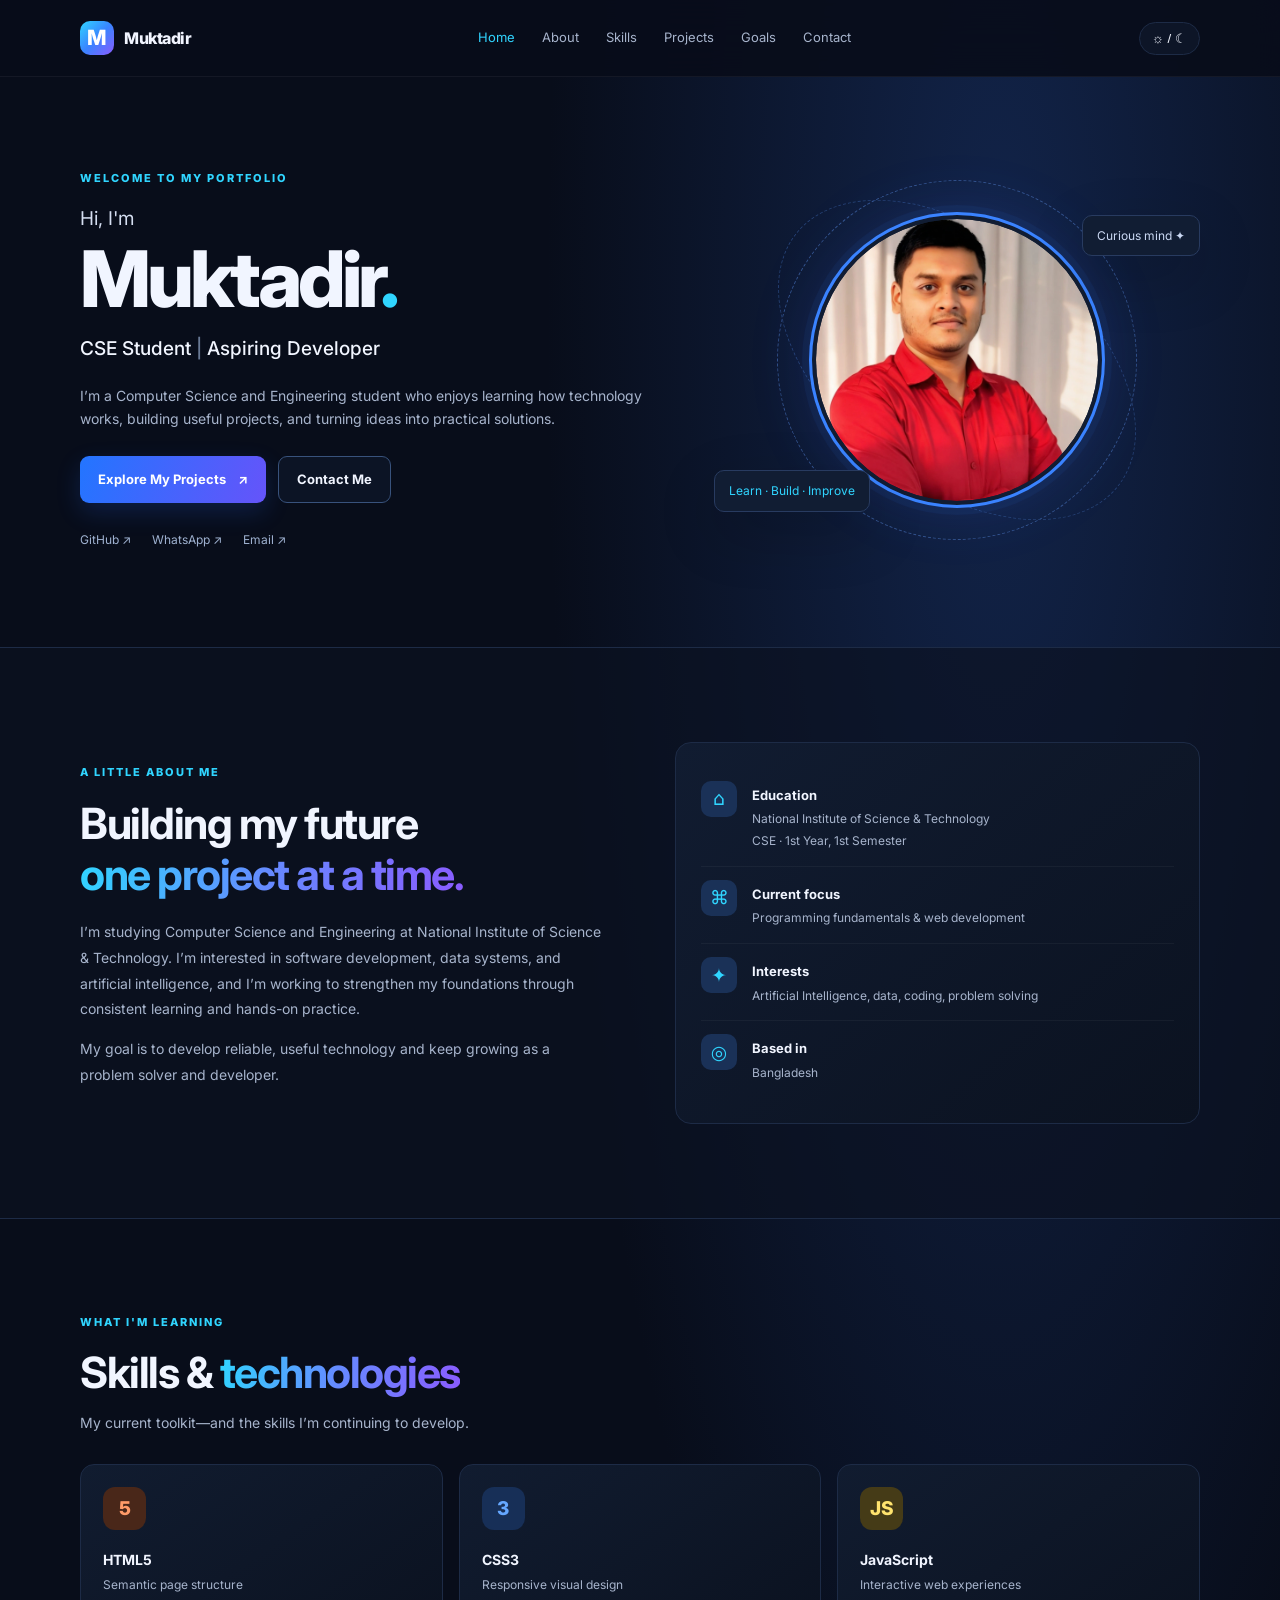
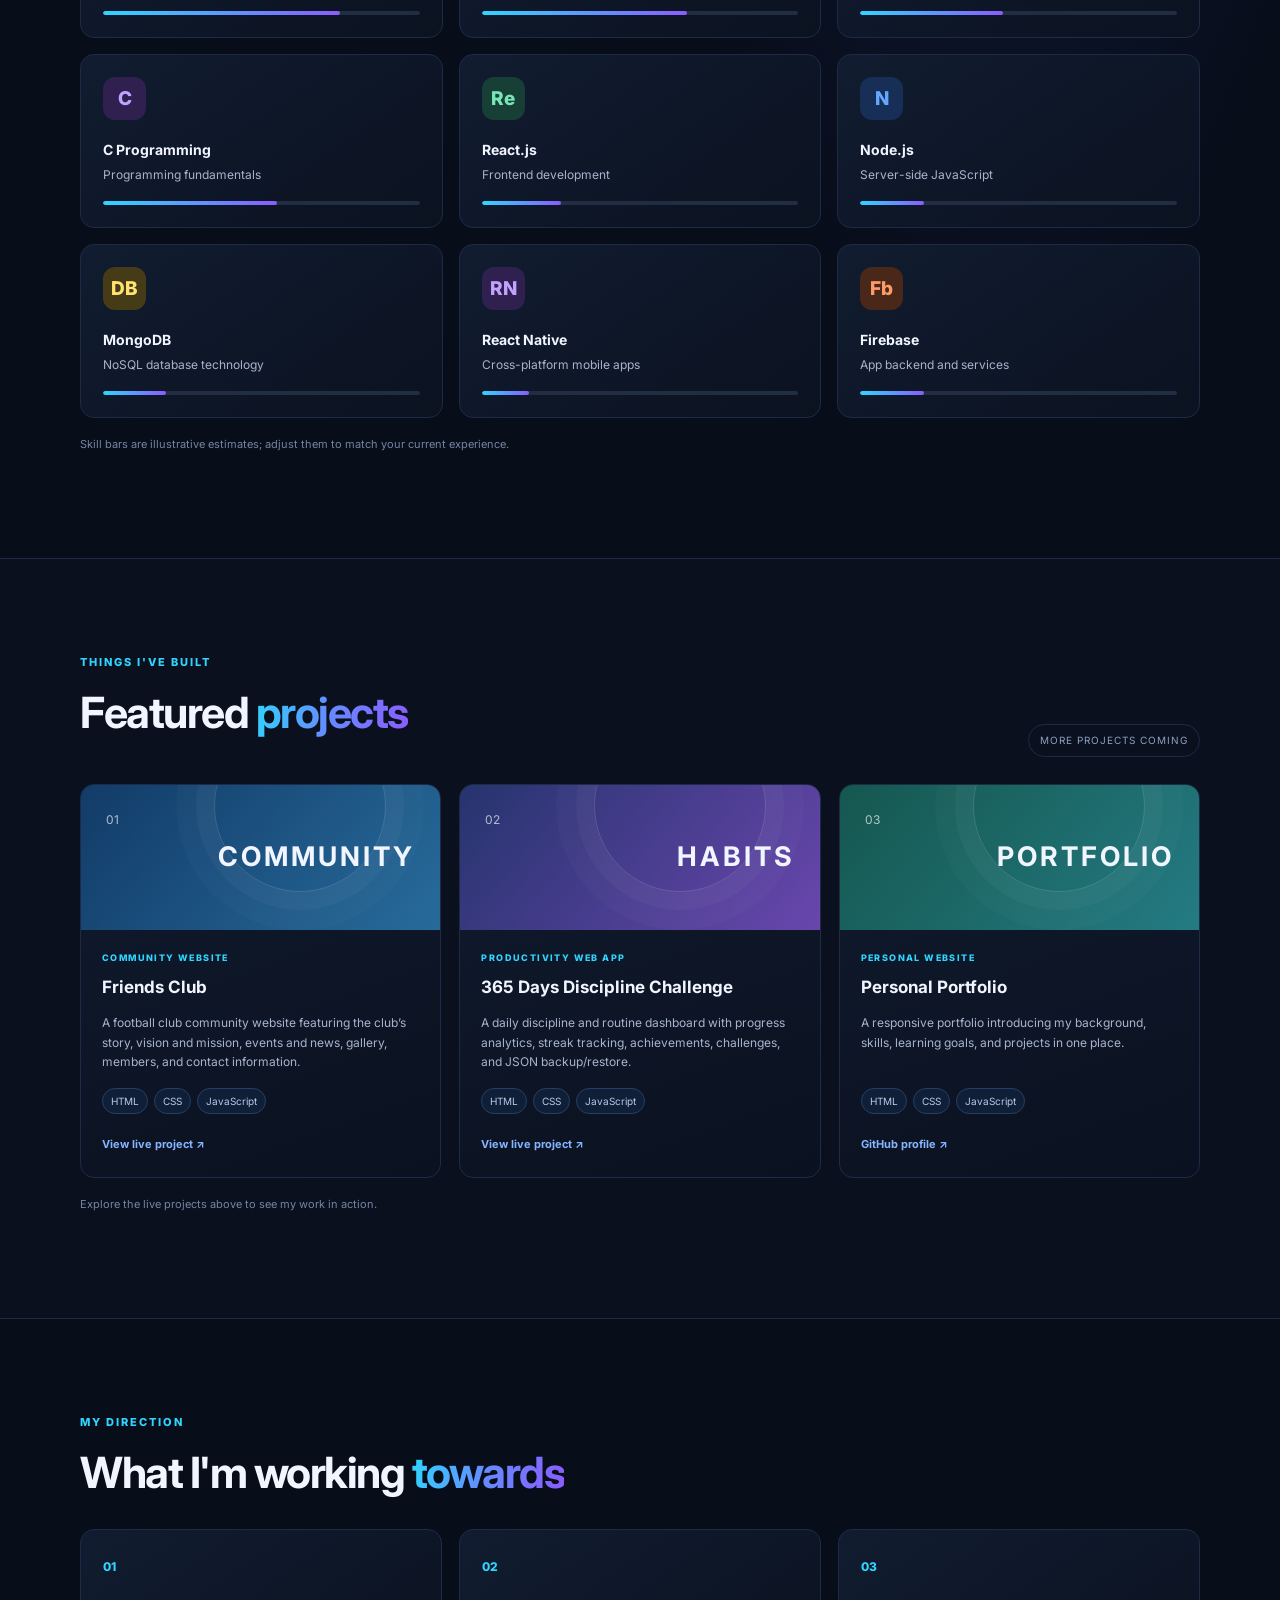
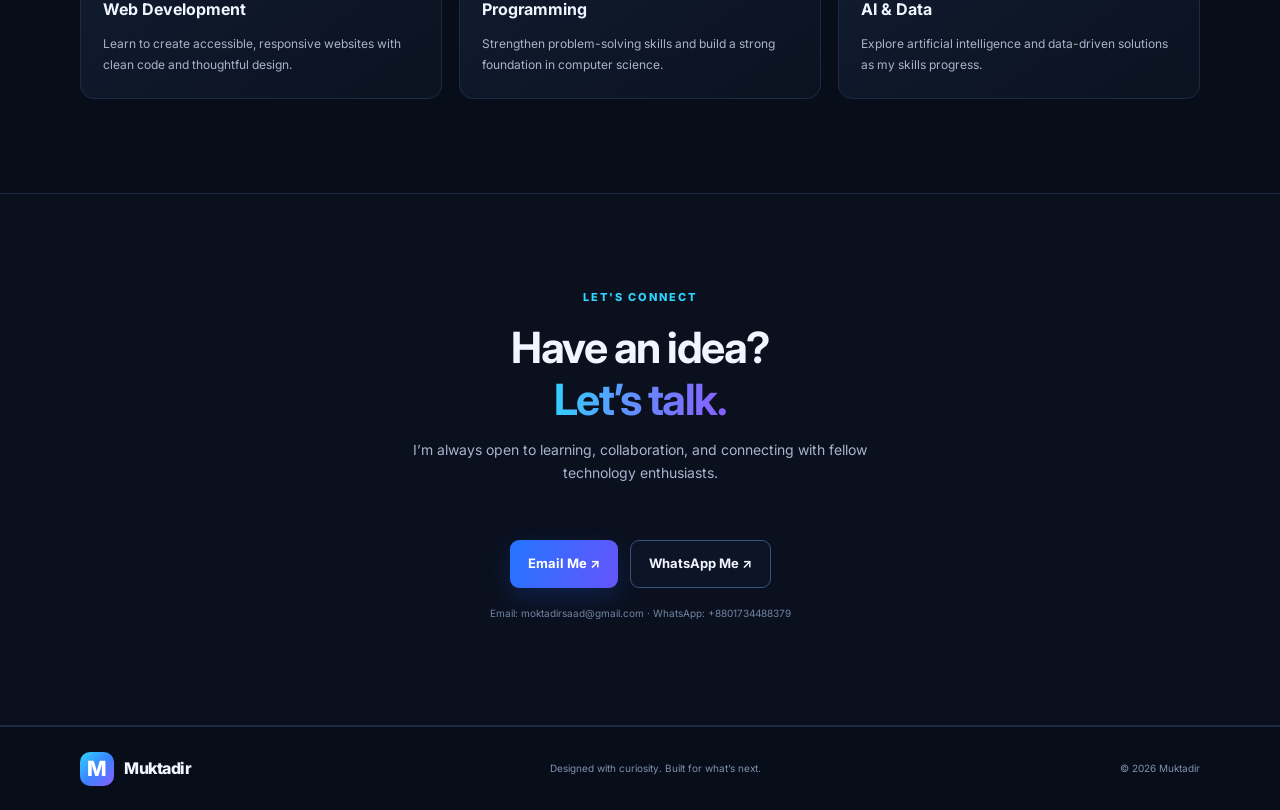
<file: index.html>
<!DOCTYPE html>
<html lang="en">
<head>
  <meta charset="UTF-8">
  <meta name="viewport" content="width=device-width, initial-scale=1.0">
  <meta name="description" content="Muktadir — CSE student, aspiring software developer, and technology enthusiast. Explore web projects and skills.">
  <title>Muktadir | Personal Portfolio</title>
  <link rel="preconnect" href="https://fonts.googleapis.com">
  <link href="https://fonts.googleapis.com/css2?family=Inter:wght@400;500;600;700;800&display=swap" rel="stylesheet">
  <link rel="stylesheet" href="style.css">
  <script src="script.js" defer></script>
</head>
<body>
  <header class="site-header">
    <nav class="nav container" aria-label="Main navigation">
      <a class="brand" href="#home"><span class="brand-mark">M</span> Muktadir</a>
      <button class="menu-toggle" id="menuToggle" aria-label="Toggle navigation" aria-expanded="false">☰</button>
      <div class="nav-links" id="navLinks">
        <a class="active" href="#home">Home</a>
        <a href="#about">About</a>
        <a href="#skills">Skills</a>
        <a href="#projects">Projects</a>
        <a href="#services">Goals</a>
        <a href="#contact">Contact</a>
      </div>
      <button class="theme-toggle" id="themeToggle" aria-label="Toggle light and dark theme">☼ / ☾</button>
    </nav>
  </header>

  <main>
    <section class="hero section container" id="home">
      <div class="hero-copy">
        <p class="eyebrow">WELCOME TO MY PORTFOLIO</p>
        <p class="hello">Hi, I'm</p>
        <h1>Muktadir<span>.</span></h1>
        <h2>CSE Student <span class="muted">|</span> Aspiring Developer</h2>
        <p class="intro">I’m a Computer Science and Engineering student who enjoys learning how technology works, building useful projects, and turning ideas into practical solutions.</p>
        <div class="hero-actions">
          <a class="button primary" href="#projects">Explore My Projects <span>↗</span></a>
          <a class="button secondary" href="#contact">Contact Me</a>
        </div>
        <div class="socials">
          <!-- Replace these # links with your real profiles -->
          <a href="https://github.com/Muktadir-669" target="_blank" rel="noopener noreferrer" aria-label="GitHub profile">GitHub ↗</a>
          <a href="https://wa.me/8801734488379" target="_blank" rel="noopener noreferrer" aria-label="WhatsApp">WhatsApp ↗</a>
          <a href="mailto:moktadirsaad@gmail.com">Email ↗</a>
        </div>
      </div>
      <div class="hero-visual">
        <div class="orbit orbit-one"></div><div class="orbit orbit-two"></div>
        <div class="profile-placeholder"><img src="Profile pic.jpg" alt="Muktadir's profile photo"></div>
        <div class="floating-note note-top">Curious mind ✦</div>
        <div class="floating-note note-bottom">Learn · Build · Improve</div>
      </div>
    </section>

    <section class="section section-border" id="about">
      <div class="container two-column">
        <div>
          <p class="eyebrow">A LITTLE ABOUT ME</p>
          <h2 class="section-title">Building my future<br><span class="gradient-text">one project at a time.</span></h2>
          <p class="body-copy">I’m studying Computer Science and Engineering at National Institute of Science & Technology. I’m interested in software development, data systems, and artificial intelligence, and I’m working to strengthen my foundations through consistent learning and hands-on practice.</p>
          <p class="body-copy">My goal is to develop reliable, useful technology and keep growing as a problem solver and developer.</p>
        </div>
        <div class="info-panel">
          <div class="info-row"><span class="info-icon">⌂</span><div><b>Education</b><p>National Institute of Science & Technology</p><small>CSE · 1st Year, 1st Semester</small></div></div>
          <div class="info-row"><span class="info-icon">⌘</span><div><b>Current focus</b><p>Programming fundamentals & web development</p></div></div>
          <div class="info-row"><span class="info-icon">✦</span><div><b>Interests</b><p>Artificial Intelligence, data, coding, problem solving</p></div></div>
          <div class="info-row"><span class="info-icon">◎</span><div><b>Based in</b><p>Bangladesh</p></div></div>
        </div>
      </div>
    </section>

    <section class="section container" id="skills">
      <p class="eyebrow">WHAT I'M LEARNING</p>
      <h2 class="section-title">Skills & <span class="gradient-text">technologies</span></h2>
      <p class="section-subtitle">My current toolkit—and the skills I’m continuing to develop.</p>
      <div class="skills-grid">
        <article class="skill-card"><div class="skill-icon orange">5</div><h3>HTML5</h3><p>Semantic page structure</p><div class="skill-track"><span style="width:75%"></span></div></article>
        <article class="skill-card"><div class="skill-icon blue">3</div><h3>CSS3</h3><p>Responsive visual design</p><div class="skill-track"><span style="width:65%"></span></div></article>
        <article class="skill-card"><div class="skill-icon gold">JS</div><h3>JavaScript</h3><p>Interactive web experiences</p><div class="skill-track"><span style="width:45%"></span></div></article>
        <article class="skill-card"><div class="skill-icon purple">C</div><h3>C Programming</h3><p>Programming fundamentals</p><div class="skill-track"><span style="width:55%"></span></div></article>
        <article class="skill-card"><div class="skill-icon green">Re</div><h3>React.js</h3><p>Frontend development</p><div class="skill-track"><span style="width:25%"></span></div></article>
        <article class="skill-card"><div class="skill-icon blue">N</div><h3>Node.js</h3><p>Server-side JavaScript</p><div class="skill-track"><span style="width:20%"></span></div></article>
        <article class="skill-card"><div class="skill-icon gold">DB</div><h3>MongoDB</h3><p>NoSQL database technology</p><div class="skill-track"><span style="width:20%"></span></div></article>
        <article class="skill-card"><div class="skill-icon purple">RN</div><h3>React Native</h3><p>Cross-platform mobile apps</p><div class="skill-track"><span style="width:15%"></span></div></article>
        <article class="skill-card"><div class="skill-icon orange">Fb</div><h3>Firebase</h3><p>App backend and services</p><div class="skill-track"><span style="width:20%"></span></div></article>
      </div>
      <p class="skill-note">Skill bars are illustrative estimates; adjust them to match your current experience.</p>
    </section>

    <section class="section section-border" id="projects">
      <div class="container">
        <div class="section-heading-row"><div><p class="eyebrow">THINGS I'VE BUILT</p><h2 class="section-title">Featured <span class="gradient-text">projects</span></h2></div><span class="coming-soon">MORE PROJECTS COMING</span></div>
        <div class="projects-grid">
          <article class="project-card"><div class="project-art art-one"><span>01</span><b>COMMUNITY</b></div><div class="project-content"><p class="project-type">COMMUNITY WEBSITE</p><h3>Friends Club</h3><p>A football club community website featuring the club’s story, vision and mission, events and news, gallery, members, and contact information.</p><div class="tags"><span>HTML</span><span>CSS</span><span>JavaScript</span></div><a class="text-link" href="https://muktadir-669.github.io/friendsclub/" target="_blank" rel="noopener noreferrer">View live project ↗</a></div></article>
          <article class="project-card"><div class="project-art art-two"><span>02</span><b>HABITS</b></div><div class="project-content"><p class="project-type">PRODUCTIVITY WEB APP</p><h3>365 Days Discipline Challenge</h3><p>A daily discipline and routine dashboard with progress analytics, streak tracking, achievements, challenges, and JSON backup/restore.</p><div class="tags"><span>HTML</span><span>CSS</span><span>JavaScript</span></div><a class="text-link" href="https://muktadir-669.github.io/daily-routine/" target="_blank" rel="noopener noreferrer">View live project ↗</a></div></article>
          <article class="project-card"><div class="project-art art-three"><span>03</span><b>PORTFOLIO</b></div><div class="project-content"><p class="project-type">PERSONAL WEBSITE</p><h3>Personal Portfolio</h3><p>A responsive portfolio introducing my background, skills, learning goals, and projects in one place.</p><div class="tags"><span>HTML</span><span>CSS</span><span>JavaScript</span></div><a class="text-link" href="https://github.com/Muktadir-669" target="_blank" rel="noopener noreferrer">GitHub profile ↗</a></div></article>
        </div>
        <p class="skill-note">Explore the live projects above to see my work in action.</p>
      </div>
    </section>

    <section class="section container" id="services">
      <p class="eyebrow">MY DIRECTION</p>
      <h2 class="section-title">What I'm working <span class="gradient-text">towards</span></h2>
      <div class="goals-grid">
        <article class="goal-card"><span class="goal-number">01</span><h3>Web Development</h3><p>Learn to create accessible, responsive websites with clean code and thoughtful design.</p></article>
        <article class="goal-card"><span class="goal-number">02</span><h3>Programming</h3><p>Strengthen problem-solving skills and build a strong foundation in computer science.</p></article>
        <article class="goal-card"><span class="goal-number">03</span><h3>AI & Data</h3><p>Explore artificial intelligence and data-driven solutions as my skills progress.</p></article>
      </div>
    </section>

    <section class="section contact-section section-border" id="contact">
      <div class="container contact-inner">
        <p class="eyebrow">LET'S CONNECT</p>
        <h2 class="section-title">Have an idea?<br><span class="gradient-text">Let’s talk.</span></h2>
        <p class="section-subtitle">I’m always open to learning, collaboration, and connecting with fellow technology enthusiasts.</p>
        <div class="hero-actions"><a class="button primary" href="mailto:moktadirsaad@gmail.com">Email Me ↗</a><a class="button secondary" href="https://wa.me/8801734488379" target="_blank" rel="noopener noreferrer">WhatsApp Me ↗</a></div>
        <p class="contact-hint">Email: moktadirsaad@gmail.com · WhatsApp: +8801734488379</p>
      </div>
    </section>
  </main>

  <footer class="footer">
    <div class="container footer-inner"><a class="brand" href="#home"><span class="brand-mark">M</span> Muktadir</a><p>Designed with curiosity. Built for what’s next.</p><span>© <span id="year"></span> Muktadir</span></div>
  </footer>
</body>
</html>
</file>
<file: style.css>
:root{--bg:#080d1a;--panel:#0d1527;--panel2:#101c32;--text:#f1f5ff;--muted:#a7b4cc;--line:#1d2b46;--blue:#3984ff;--cyan:#30d5ff;--purple:#8a5cff;--shadow:0 20px 60px #0003}
*{box-sizing:border-box}html{scroll-behavior:smooth;scroll-padding-top:88px}body{margin:0;font-family:Inter,system-ui,sans-serif;background:radial-gradient(ellipse at 78% 8%,#12244a 0,transparent 32%),var(--bg);color:var(--text);line-height:1.65}a{color:inherit;text-decoration:none}.container{width:min(1120px,calc(100% - 44px));margin-inline:auto}.site-header{position:sticky;top:0;z-index:10;background:#080d1ae8;backdrop-filter:blur(18px);border-bottom:1px solid #ffffff0d}.nav{height:76px;display:flex;align-items:center;justify-content:space-between;gap:24px}.brand{font-weight:800;letter-spacing:-.5px;display:flex;align-items:center;gap:10px;white-space:nowrap}.brand-mark{display:grid;place-items:center;width:34px;height:34px;border-radius:10px;background:linear-gradient(135deg,var(--cyan),var(--blue),var(--purple));color:white;font-size:21px}.nav-links{display:flex;gap:27px;color:var(--muted);font-size:13px}.nav-links a:hover,.nav-links a.active{color:var(--cyan)}.theme-toggle,.menu-toggle{background:var(--panel);border:1px solid var(--line);color:var(--text);border-radius:20px;padding:8px 12px;cursor:pointer}.menu-toggle{display:none}.section{padding-top:94px;padding-bottom:94px}.hero{min-height:570px;display:grid;grid-template-columns:1.1fr .9fr;align-items:center;gap:40px;padding-top:65px;padding-bottom:70px}.eyebrow{color:var(--cyan);font-size:11px;font-weight:800;letter-spacing:2px;margin:0 0 16px}.hello{font-size:19px;margin:0;color:#d5def1}.hero h1{font-size:clamp(48px,7vw,78px);line-height:1.08;letter-spacing:-4px;margin:3px 0 12px;font-weight:800}.hero h1 span{color:var(--cyan)}.hero h2{font-size:19px;font-weight:500;margin:0 0 19px}.muted{color:#687995}.intro,.body-copy,.section-subtitle{color:var(--muted);font-size:14px;max-width:580px}.hero-actions{display:flex;gap:12px;flex-wrap:wrap;margin-top:26px}.button{display:inline-flex;align-items:center;justify-content:center;gap:12px;padding:12px 18px;border-radius:9px;font-weight:700;font-size:13px;transition:transform .2s,box-shadow .2s}.button:hover{transform:translateY(-2px)}.primary{background:linear-gradient(110deg,#2375ff,#6554fa);box-shadow:0 9px 25px #276cff30;color:white}.secondary{border:1px solid #38527c;background:#0c1425}.socials{display:flex;gap:21px;margin-top:27px;color:#9fb2d1;font-size:12px}.socials a:hover,.text-link:hover{color:var(--cyan)}.hero-visual{position:relative;min-height:390px;display:grid;place-items:center}.profile-placeholder{width:min(290px,70vw);aspect-ratio:1;border-radius:50%;display:flex;flex-direction:column;align-items:center;justify-content:center;gap:7px;background:linear-gradient(145deg,#13294b,#10172c);border:4px solid transparent;background-clip:padding-box;outline:3px solid #3a83ff;box-shadow:0 0 0 10px #3984ff10,0 0 65px #3b66ff2b;position:relative;z-index:1}.profile-placeholder span{font-size:100px;font-weight:800;line-height:1;background:linear-gradient(140deg,var(--cyan),var(--purple));background-clip:text;color:transparent}.profile-placeholder small{font-size:9px;letter-spacing:2px;color:#8ca3c8}.orbit{position:absolute;border:1px dashed #31528a;border-radius:50%;width:360px;height:360px;transform:rotate(-25deg)}.orbit-two{width:410px;height:250px;border-color:#243f70;transform:rotate(38deg)}.floating-note{position:absolute;z-index:2;background:#111d33;border:1px solid #283b60;box-shadow:var(--shadow);border-radius:10px;padding:10px 14px;font-size:12px;color:#cbd9f4}.note-top{top:50px;right:0}.note-bottom{bottom:43px;left:0;color:var(--cyan)}.section-border{border-top:1px solid var(--line);border-bottom:1px solid var(--line);background:#0b1221a6}.two-column{display:grid;grid-template-columns:1fr 1fr;gap:70px;align-items:center}.section-title{font-size:clamp(30px,4vw,43px);line-height:1.2;letter-spacing:-1.5px;margin:0 0 18px}.gradient-text{background:linear-gradient(100deg,var(--cyan),#6689ff,var(--purple));background-clip:text;color:transparent}.body-copy{line-height:1.85}.info-panel{background:linear-gradient(140deg,#111c31,#0b1220);border:1px solid var(--line);padding:25px;border-radius:16px}.info-row{display:flex;gap:15px;padding:13px 0}.info-row+.info-row{border-top:1px solid #ffffff0b}.info-icon{display:grid;place-items:center;flex-shrink:0;width:36px;height:36px;border-radius:10px;background:#1a3157;color:var(--cyan);font-size:19px}.info-row b{font-size:13px}.info-row p,.info-row small{display:block;margin:2px 0;color:var(--muted);font-size:12px}.section-subtitle{margin-top:-5px;margin-bottom:30px}.skills-grid{display:grid;grid-template-columns:repeat(4,1fr);gap:16px}.skill-card,.goal-card{border:1px solid var(--line);background:linear-gradient(145deg,#111c30,#0b1220);padding:22px;border-radius:14px;transition:transform .2s,border-color .2s}.skill-card:hover,.goal-card:hover,.project-card:hover{transform:translateY(-4px);border-color:#36558c}.skill-icon{width:43px;height:43px;border-radius:12px;display:grid;place-items:center;font-size:19px;font-weight:800;margin-bottom:18px}.orange{background:#492719;color:#ff9b68}.blue{background:#172f57;color:#65a7ff}.gold{background:#453b17;color:#ffe36e}.purple{background:#30204f;color:#c2a2ff}.skill-card h3,.goal-card h3{font-size:14px;margin:0 0 4px}.skill-card p,.goal-card p{font-size:12px;color:var(--muted);margin:0 0 16px}.skill-track{height:4px;border-radius:4px;background:#202d43;overflow:hidden}.skill-track span{display:block;height:100%;background:linear-gradient(90deg,var(--cyan),var(--purple));border-radius:4px}.skill-note{font-size:11px;color:#7385a3;margin-top:17px}.section-heading-row{display:flex;align-items:end;justify-content:space-between;gap:20px;margin-bottom:27px}.coming-soon{font-size:10px;letter-spacing:1px;color:#8ba0c2;border:1px solid var(--line);border-radius:20px;padding:7px 11px}.projects-grid{display:grid;grid-template-columns:repeat(3,1fr);gap:18px}.project-card{overflow:hidden;border:1px solid var(--line);border-radius:14px;background:linear-gradient(160deg,#111b2e,#0a1120);transition:transform .2s,border-color .2s}.project-art{height:145px;display:flex;align-items:center;justify-content:space-between;padding:25px;position:relative;overflow:hidden}.project-art:after{content:"";position:absolute;width:170px;height:170px;border:1px solid #ffffff25;border-radius:50%;right:15%;top:-65px;box-shadow:0 0 0 18px #ffffff08,0 0 0 38px #ffffff05}.project-art span{font-size:12px;align-self:flex-start;color:#ffffffa8}.project-art b{font-size:27px;letter-spacing:3px}.art-one{background:linear-gradient(130deg,#123b68,#276b9b)}.art-two{background:linear-gradient(130deg,#26346e,#6946ad)}.art-three{background:linear-gradient(130deg,#15574f,#247b83)}.project-content{padding:21px}.project-type{font-size:9px;letter-spacing:1.4px;color:var(--cyan);font-weight:800;margin:0 0 7px}.project-content h3{font-size:17px;margin:0 0 8px}.project-content>p:not(.project-type){font-size:12px;color:var(--muted);min-height:60px}.tags{display:flex;gap:6px;flex-wrap:wrap;margin:15px 0}.tags span{font-size:10px;border:1px solid #263e64;background:#101f38;border-radius:20px;padding:4px 8px;color:#b9c9e6}.text-link{font-size:11px;color:#86b4ff;font-weight:700}.goals-grid{display:grid;grid-template-columns:repeat(3,1fr);gap:17px;margin-top:30px}.goal-number{font-size:12px;color:var(--cyan);font-weight:800;display:inline-block;margin-bottom:20px}.goal-card h3{font-size:16px;margin-bottom:10px}.goal-card p{line-height:1.8;margin:0}.contact-section{text-align:center}.contact-inner{display:flex;align-items:center;flex-direction:column}.contact-inner .section-subtitle{max-width:520px}.contact-hint{font-size:10px;color:#7284a2;margin-top:17px}.footer{border-top:1px solid var(--line);padding:23px 0}.footer-inner{display:flex;align-items:center;justify-content:space-between;gap:18px}.footer p,.footer>div>span{font-size:10px;color:#7f91ae}.light-theme{--bg:#f4f7fc;--panel:#fff;--panel2:#e9eef8;--text:#142039;--muted:#5b6880;--line:#dbe3f0;--shadow:0 20px 60px #263c6414;background:radial-gradient(ellipse at 78% 8%,#dfe9ff 0,transparent 32%),var(--bg)}.light-theme .site-header{background:#f4f7fce8}.light-theme .section-border{background:#eaf0fa80}.light-theme .info-panel,.light-theme .skill-card,.light-theme .goal-card,.light-theme .project-card{background:linear-gradient(145deg,#fff,#f4f7fc)}.light-theme .secondary,.light-theme .floating-note{background:#fff}.light-theme .tags span{background:#edf3ff;color:#334767}.light-theme .profile-placeholder{background:linear-gradient(145deg,#e1ebff,#fff)}
@media(max-width:800px){.nav-links{gap:14px}.hero{grid-template-columns:1fr .8fr}.hero h1{font-size:58px}.skills-grid{grid-template-columns:repeat(2,1fr)}.two-column{gap:30px}.projects-grid{grid-template-columns:1fr 1fr}.projects-grid .project-card:last-child{grid-column:span 2}.orbit{width:300px;height:300px}.orbit-two{width:330px;height:220px}.note-top{right:-4px}}
@media(max-width:620px){.container{width:min(100% - 32px,1120px)}.nav{height:68px}.menu-toggle{display:block;margin-left:auto}.theme-toggle{padding:7px 9px}.nav-links{display:none;position:absolute;top:68px;left:0;right:0;background:var(--bg);padding:18px 24px 22px;border-bottom:1px solid var(--line);flex-direction:column;gap:16px}.nav-links.open{display:flex}.hero{grid-template-columns:1fr;padding-top:60px;gap:15px}.hero h1{font-size:58px;letter-spacing:-3px}.hero-visual{min-height:340px}.profile-placeholder{width:230px}.profile-placeholder span{font-size:80px}.orbit{width:290px;height:290px}.orbit-two{width:320px;height:200px}.note-top{top:22px;right:2px}.note-bottom{bottom:20px;left:0}.section{padding-top:68px;padding-bottom:68px}.two-column{grid-template-columns:1fr;gap:25px}.section-title{font-size:34px}.projects-grid,.goals-grid{grid-template-columns:1fr}.projects-grid .project-card:last-child{grid-column:auto}.project-content>p:not(.project-type){min-height:0}.section-heading-row{align-items:start;flex-direction:column}.footer-inner{flex-wrap:wrap}.footer-inner p{order:3;width:100%;margin:0}.socials{flex-wrap:wrap}}

/* Profile photo */
.profile-placeholder{overflow:hidden;padding:0;background:#111d33}
.profile-placeholder img{width:100%;height:100%;object-fit:cover;object-position:center 28%;border-radius:50%;display:block}
.light-theme .profile-placeholder{background:#fff}

/* Updated skills and projects */
.green{background:#173f35;color:#78e5b6}
.skills-grid{grid-template-columns:repeat(3,minmax(0,1fr))}
@media(max-width:800px){.skills-grid{grid-template-columns:repeat(2,minmax(0,1fr))}}
@media(max-width:620px){.skills-grid{grid-template-columns:1fr}}
</file>
